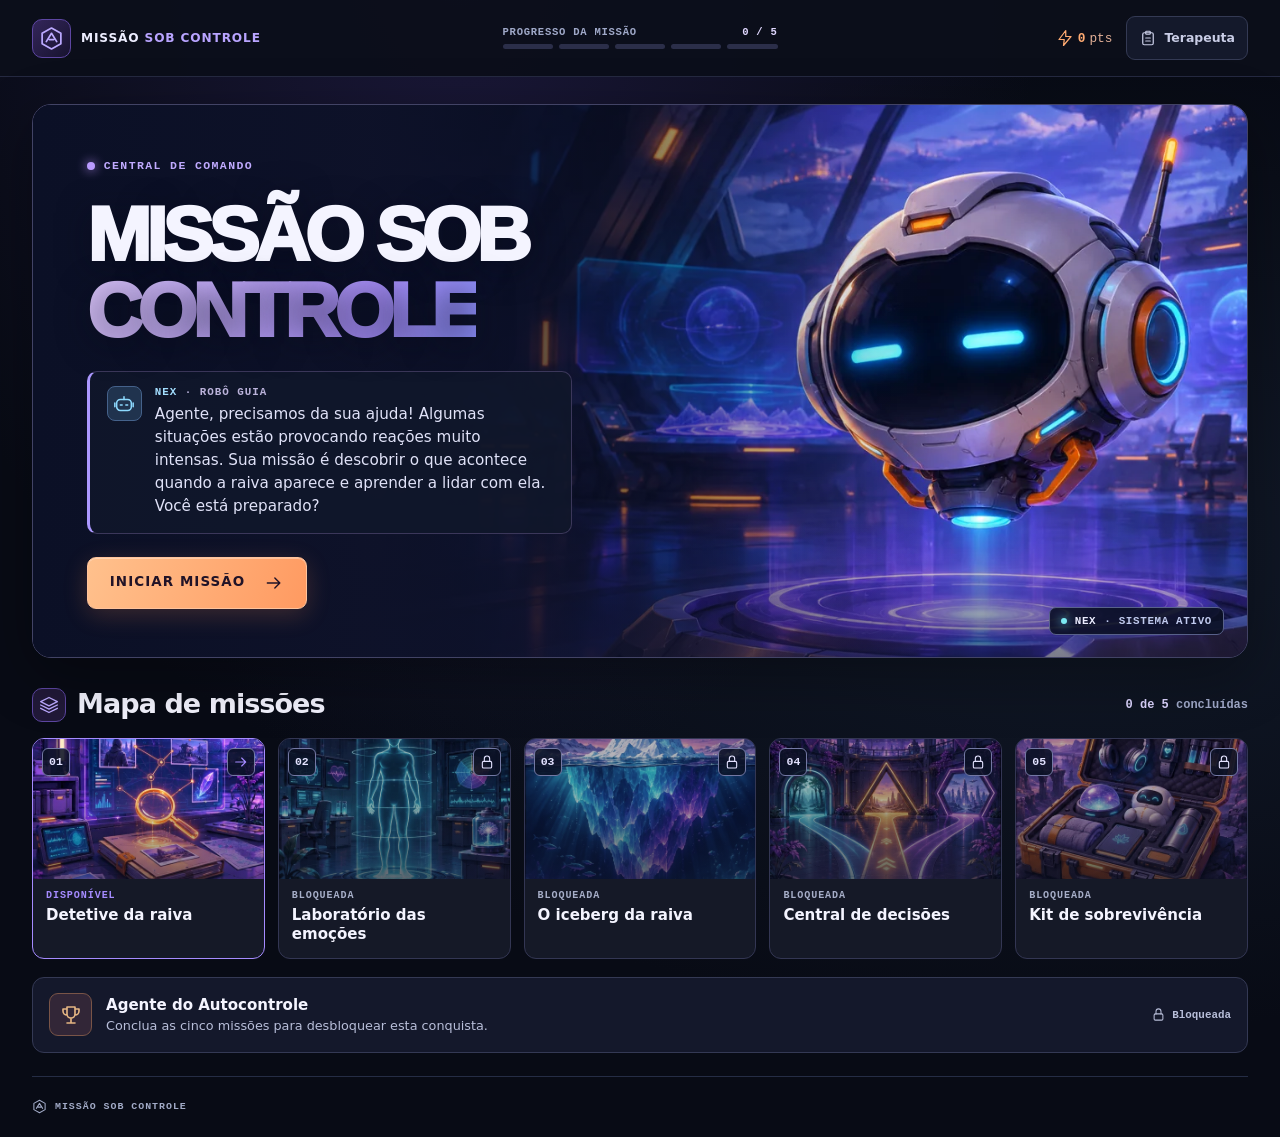
<file: index.html>
<!doctype html>
<html lang="pt-BR">
<head>
  <meta charset="utf-8">
  <meta name="viewport" content="width=device-width, initial-scale=1, viewport-fit=cover">
  <meta name="color-scheme" content="dark">
  <meta name="description" content="Uma aventura interativa para explorar a raiva e escolher como responder.">
  <title>Missão Sob Controle</title>
  <link rel="stylesheet" href="estilo.css">
  <script defer src="conteudo.js"></script>
  <script defer src="jogo.js"></script>
</head>
<body>
  <a class="skip" href="#conteudo">Ir para o jogo</a>
  <noscript><p class="shell no-script">Este jogo usa JavaScript. Abra o arquivo em um navegador ou visualizador de HTML com JavaScript ativado.</p></noscript>
  <header id="cabecalho" class="topbar"></header>
  <main id="conteudo" class="shell" tabindex="-1"></main>
  <footer class="shell footer" id="rodape"></footer>
  <dialog id="painel" aria-labelledby="painel-titulo"></dialog>
  <dialog id="reiniciar" aria-labelledby="reiniciar-titulo"></dialog>
  <div id="aviso" class="toast" role="status" aria-live="polite"></div>
</body>
</html>
</file>
<file: estilo.css>
:root {
  color-scheme: dark;
  --bg: #080b15;
  --ink: #f4f4ff;
  --muted: #b8bed9;
  --muted-2: #a0a9c9;
  --panel: #111627;
  --border: #29314b;
  --blue: #7bbcff;
  --orange: #ffab72;
  --purple: #b69cff;
  --accent: #ac98ff;
  --display: "Arial Black", "Avenir Next", "Segoe UI", sans-serif;
  --body: "Avenir Next", "Segoe UI", system-ui, sans-serif;
  --mono: ui-monospace, "SFMono-Regular", Menlo, Consolas, monospace;
}

*, *::before, *::after { box-sizing: border-box; }
html { min-height: 100%; }
body {
  min-width: 320px;
  margin: 0;
  min-height: 100vh;
  background:
    radial-gradient(ellipse at 36% -5%, #1b183a 0, transparent 50%),
    radial-gradient(ellipse at 85% 48%, #111928 0, transparent 58%),
    var(--bg);
  color: var(--ink);
  font: 500 16px/1.5 var(--body);
  -webkit-text-size-adjust: 100%;
}
button, textarea, select { font: inherit; }
button { color: inherit; cursor: pointer; touch-action: manipulation; }
button:disabled { cursor: default; }
button, a, textarea, select, summary { -webkit-tap-highlight-color: transparent; }
button:focus-visible, a:focus-visible, textarea:focus-visible, select:focus-visible, summary:focus-visible {
  outline: 2px solid #8ce2ff;
  outline-offset: 3px;
}
main:focus, h1:focus { outline: 0; }
img { display: block; width: 100%; height: 100%; object-fit: cover; user-select: none; }
svg { flex: none; vertical-align: middle; }
p, h1, h2, h3, dl, dd { margin: 0; }
h2, h3 { font-weight: 800; line-height: 1.22; }
h2 { font-size: clamp(1.25rem, 2.2vw, 1.69rem); letter-spacing: -.035em; }
h3 { font-size: 1.03rem; }
.shell { width: min(100% - 64px, 1280px); margin-inline: auto; }
.skip { position: fixed; top: 12px; left: 16px; padding: 10px 13px; z-index: 20; background: white; color: black; border-radius: 8px; transform: translateY(-150%); }
.skip:focus { transform: translateY(0); }
.no-script { padding: 20px 0; }

.topbar {
  background: #0b0e1aeF;
  border-bottom: 1px solid #252941;
}
.top-inner { min-height: 76px; display: grid; grid-template-columns: 1fr minmax(170px, 275px) 1fr; align-items: center; gap: 24px; }
.brand {
  justify-self: start;
  display: inline-flex;
  gap: 10px;
  align-items: center;
  text-align: left;
  background: transparent;
  border: 0;
  padding: 0;
  color: #ededff;
  font-weight: 800;
  font-size: .76rem;
  letter-spacing: .07em;
}
.brand strong { color: #b9a4ff; font-weight: 800; }
.brand-symbol, .map-symbol {
  display: grid;
  place-items: center;
  width: 39px;
  height: 39px;
  border-radius: 10px;
  border: 1px solid #5d46a2;
  background: linear-gradient(135deg, #34265b, #17132f);
  color: #bcaaff;
}
.progress-top, .progress-segments { display: flex; justify-content: space-between; gap: 6px; }
.progress-top {
  align-items: center;
  margin-bottom: 6px;
  color: var(--muted-2);
  font: 700 .66rem/1.1 var(--mono);
  letter-spacing: .07em;
}
.progress-top strong { color: #e1d8ff; }
.progress-segments span { flex: 1; height: 5px; border-radius: 8px; background: #2b2e49; }
.progress-segments .filled { background: #b69cff; box-shadow: 0 0 9px #8056cb88; }
.progress-segments .current { background: #725bb7; }
.top-actions { justify-self: end; display: flex; align-items: center; gap: 14px; }
.top-points {
  white-space: nowrap;
  display: flex;
  align-items: center;
  gap: 4px;
  color: var(--orange);
  font: 700 .8rem var(--mono);
}
.top-points span { color: #e4b198; font-weight: 500; }
.therapist-button, .icon-button {
  display: inline-flex;
  align-items: center;
  justify-content: center;
  gap: 7px;
  min-height: 44px;
  padding: 0 12px;
  color: #c9cde6;
  background: #14192b;
  border: 1px solid #343a54;
  border-radius: 9px;
  font-size: .78rem;
  font-weight: 700;
}
.therapist-button:hover, .icon-button:hover { background: #252b45; color: #fff; }

main { min-height: 70vh; padding: 27px 0 18px; }
.home-hero {
  isolation: isolate;
  overflow: hidden;
  position: relative;
  display: flex;
  align-items: center;
  min-height: 502px;
  border: 1px solid #424365;
  border-radius: 19px;
  background: #0b1027;
  box-shadow: 0 17px 60px #0005, inset 0 0 0 1px #ffffff05;
}
.hero-image, .hero-shade, .banner-image, .banner-gradient { position: absolute; inset: 0; z-index: -1; }
.hero-image { object-position: center 48%; }
.hero-shade { background: linear-gradient(90deg, #0b1026 0%, #0e1229f0 28%, #0b102685 48%, transparent 74%), linear-gradient(0deg, #10132c8c, transparent 25%); }
.hero-copy { width: min(680px, 65%); padding: 48px clamp(30px, 4.2vw, 65px); }
.kicker {
  display: inline-flex;
  align-items: center;
  gap: 9px;
  color: var(--accent);
  font: 700 .72rem/1.4 var(--mono);
  letter-spacing: .12em;
  text-transform: uppercase;
}
.home-hero .kicker { color: #c0aaff; }
.status-dot {
  width: 8px;
  height: 8px;
  flex: none;
  border-radius: 50%;
  background: #ba9bff;
  box-shadow: 0 0 11px #bb91ff;
}
.home-hero h1 {
  font: 950 clamp(3rem, 6vw, 5.1rem)/.99 var(--display);
  margin: 19px 0 23px;
  letter-spacing: -.067em;
  text-wrap: nowrap;
  text-shadow: 0 7px 32px #08091988;
}
.home-hero h1 em {
  font-style: normal;
  color: #c2abff;
  background: linear-gradient(115deg, #e0caff, #ac92ff 70%, #8d91ff);
  -webkit-background-clip: text;
  background-clip: text;
  -webkit-text-fill-color: transparent;
}
.speech {
  display: flex;
  align-items: flex-start;
  gap: 13px;
  padding: 14px 17px;
  border: 1px solid #3b375a;
  border-left: 3px solid var(--accent);
  border-radius: 10px;
  background: #14182dee;
  color: #e0e2f8;
  min-width: 0;
}
main > .speech { margin: 17px 0 21px; }
.home-hero .speech { max-width: 485px; background: #10162ae8; }
.speech p { margin-top: 4px; font-size: .95rem; line-height: 1.52; }
.bot-avatar { display: grid; place-items: center; width: 35px; height: 35px; flex: none; color: #8ddaff; background: #20334e; border: 1px solid #45628b; border-radius: 8px; }
.voice { display: block; color: #a3deff; font: 800 .68rem/1.2 var(--mono); letter-spacing: .09em; }
.voice span { color: #bbb3db; font-weight: 600; }
.hero-buttons { display: flex; margin-top: 23px; }
.robot-tag {
  position: absolute;
  bottom: 22px;
  right: 23px;
  display: flex;
  align-items: center;
  gap: 8px;
  padding: 7px 11px;
  background: #0a0f22df;
  border: 1px solid #58618a;
  border-radius: 7px;
  color: #ecedff;
  font: 700 .68rem var(--mono);
  letter-spacing: .06em;
}
.robot-tag span:last-child { color: #c0caee; }
.robot-tag .status-dot { width: 6px; height: 6px; background: #7ce9f3; box-shadow: 0 0 10px #6fe6ff; }

.button {
  min-height: 46px;
  max-width: 100%;
  display: inline-flex;
  justify-content: center;
  align-items: center;
  gap: 10px;
  border: 1px solid var(--border);
  border-radius: 9px;
  padding: 10px 16px;
  text-align: center;
  color: var(--ink);
  background: #191f34;
  font-weight: 750;
  font-size: .9rem;
  transition: background-color 160ms ease, border-color 160ms ease, transform 160ms ease, box-shadow 160ms ease;
}
.button:hover:not(:disabled) { border-color: var(--accent); background: #2b2a46; }
.button:active:not(:disabled), .option:active:not(:disabled), .mission-card:active:not(:disabled), .case-tile:active { transform: translateY(2px); }
.button.primary {
  background: linear-gradient(110deg, #ffc18d, #ff9a61);
  border-color: #ffc39b;
  color: #211327;
  box-shadow: 0 6px 25px #ff8b5133, inset 0 1px 0 #fff5;
}
.button.primary:hover:not(:disabled) { background: #ffca9d; border-color: #ffddbb; box-shadow: 0 6px 28px #ff8b5155; }
.hero-buttons .button { padding-inline: 22px; min-height: 52px; text-transform: uppercase; font-size: .84rem; letter-spacing: .08em; }
.hero-buttons .button svg { margin-left: 9px; }
.button:disabled { opacity: .52; box-shadow: none; }
.button.active { background: #3c3269; border-color: #a08fea; }
.button.quiet { min-height: 44px; background: transparent; color: var(--muted); border-color: transparent; padding: 7px 0; }
.button.quiet:hover:not(:disabled) { color: #fff; background: transparent; border-color: transparent; }
.button.quiet svg { width: 17px; }

.section-heading { display: flex; align-items: center; justify-content: space-between; gap: 12px; margin-bottom: 16px; }
.mission-map { margin-top: 30px; }
.map-title { display: flex; gap: 11px; align-items: center; }
.map-symbol { width: 34px; height: 34px; background: #211938; }
.map-count { font: 600 .75rem var(--mono); color: var(--muted-2); text-align: right; }
.map-count strong { color: #ddd5ff; }
.mission-grid { display: grid; grid-template-columns: repeat(5, minmax(0, 1fr)); gap: 13px; }
.mission-card {
  position: relative;
  overflow: hidden;
  display: flex;
  flex-direction: column;
  padding: 0;
  border-radius: 12px;
  text-align: left;
  background: #151927;
  border: 1px solid var(--accent);
  transition: transform .2s, background .2s, border-color .2s;
}
.mission-card:not(:disabled):hover { transform: translateY(-3px); background: #211f36; }
.mission-card.locked { border-color: #333653; }
.card-image { position: relative; width: 100%; height: clamp(95px, 11vw, 152px); background: #1d2140; overflow: hidden; }
.card-image::after { content: ""; position: absolute; inset: 0; background: linear-gradient(0deg, #0c122580, transparent 62%); pointer-events: none; }
.card-image img { object-position: center 45%; transition: transform .4s; }
.mission-card:not(:disabled):hover img { transform: scale(1.06); }
.mission-card.locked img { filter: saturate(.67) brightness(.74); }
.card-number, .card-status {
  position: absolute;
  top: 9px;
  z-index: 1;
  min-width: 28px;
  min-height: 28px;
  display: grid;
  place-items: center;
  border-radius: 6px;
  border: 1px solid #7378a3;
  background: #0b1125dc;
  color: #e3e2ff;
}
.card-number { left: 9px; font: 700 .72rem var(--mono); }
.card-status { right: 9px; }
.mission-card:not(:disabled) .card-status { color: var(--accent); }
.mission-card.complete .card-status { color: #83e8c7; }
.mission-info { display: flex; flex-direction: column; gap: 5px; padding: 11px 13px 14px; }
.card-category { font: 700 .63rem var(--mono); letter-spacing: .09em; color: var(--accent); }
.locked .card-category { color: #a6aec8; }
.complete .card-category { color: #83e8c7; }
.mission-info strong { font-size: .94rem; line-height: 1.24; }

.achievement-strip {
  min-height: 76px;
  margin-top: 18px;
  display: flex;
  align-items: center;
  gap: 14px;
  padding: 13px 16px;
  background: #14182b;
  border: 1px solid #343954;
  border-radius: 12px;
}
.achievement-strip > div:nth-child(2) { flex: 1; }
.achievement-strip strong { display: block; font-size: .94rem; }
.achievement-strip div > span { display: block; color: var(--muted); font-size: .8rem; }
.award-icon { display: grid; place-items: center; flex: none; width: 43px; height: 43px; border-radius: 9px; color: #e5b583; background: #322637; border: 1px solid #795447; }
.award-state { color: var(--muted); font: 700 .68rem var(--mono); white-space: nowrap; display: flex; gap: 6px; align-items: center; }
.achievement-strip.unlocked { background: linear-gradient(112deg, #332440, #171c33 68%); border-color: #a77850; }
.unlocked .award-state { color: #ffcc95; }
.footer { display: flex; justify-content: space-between; align-items: center; min-height: 61px; margin-top: 5px; border-top: 1px solid #252d45; color: #a2abc7; }
.footer > span { display: flex; gap: 8px; align-items: center; font: 700 .62rem var(--mono); letter-spacing: .1em; }
.footer .button { font-size: .77rem; }

.breadcrumb { display: flex; align-items: center; justify-content: space-between; gap: 12px; color: var(--muted); }
.breadcrumb > span { font: 700 .72rem var(--mono); letter-spacing: .09em; white-space: nowrap; }
.phase-banner {
  position: relative;
  isolation: isolate;
  overflow: hidden;
  display: flex;
  align-items: center;
  min-height: 202px;
  border-radius: 15px;
  border: 1px solid #45446b;
  background: #13182c;
}
.banner-image { left: auto; width: 67%; object-position: center 46%; }
.banner-gradient { background: linear-gradient(90deg, #111528 14%, #13162eed 38%, #151a3694 62%, transparent), linear-gradient(0deg, #0b0f2880, transparent 74%); }
.banner-content { display: flex; align-items: center; gap: 17px; padding: 25px clamp(20px, 4vw, 51px); }
.banner-icon, .feature-icon {
  width: 52px;
  height: 52px;
  flex: none;
  border-radius: 12px;
  border: 1px solid var(--accent);
  background: #1c203a;
  color: var(--accent);
  display: grid;
  place-items: center;
}
.phase-banner h1 { font-weight: 900; font-size: clamp(1.84rem, 4.7vw, 4rem); line-height: 1.02; letter-spacing: -.06em; margin-top: 6px; }
.phase-nav { display: flex; gap: 12px; justify-content: space-between; margin: 24px 0 3px; padding-top: 17px; border-top: 1px solid #30354c; }
.panel {
  padding: clamp(16px, 2.8vw, 31px);
  border: 1px solid var(--border);
  border-radius: 14px;
  background: linear-gradient(153deg, #171b30, #111627);
}
.panel + .panel { margin-top: 14px; }
.pill {
  display: inline-flex;
  flex: none;
  align-items: center;
  align-self: flex-start;
  min-height: 27px;
  padding: 3px 8px;
  color: var(--accent);
  background: #242342;
  border: 1px solid #514674;
  border-radius: 7px;
  font: 700 .69rem var(--mono);
  white-space: nowrap;
}
.controls { display: flex; align-items: center; flex-wrap: wrap; gap: 11px; }
.panel .controls, .case-grid + .controls { margin-top: 19px; }
.controls.end { justify-content: flex-end; }
.controls.between { justify-content: space-between; }
.controls:empty { display: none; }
.help { color: var(--muted); font-size: .84rem; line-height: 1.45; }
.case-head { display: flex; align-items: center; gap: 14px; margin-bottom: 15px; }
.case-head .kicker { margin-bottom: 3px; }
.case-grid { display: grid; grid-template-columns: repeat(3, minmax(0, 1fr)); gap: 11px; }
.case-tile {
  min-height: 100px;
  display: flex;
  align-items: center;
  gap: 12px;
  padding: 13px;
  border: 1px solid #38385a;
  border-radius: 10px;
  text-align: left;
  background: linear-gradient(120deg, #22203b, #141929);
  transition: background .18s, border-color .18s, transform .18s;
}
.case-tile:hover { border-color: var(--accent); background: #272745; }
.case-emblem { display: grid; place-items: center; flex: none; width: 44px; height: 44px; color: var(--accent); background: #382959; border: 1px solid #5d487b; border-radius: 9px; }
.case-copy { flex: 1; min-width: 0; }
.case-copy small { display: block; margin-bottom: 4px; color: #c1afff; font: 700 .67rem var(--mono); letter-spacing: .09em; }
.case-copy strong { display: block; font-size: .9rem; line-height: 1.26; }
.case-state { color: #b39cfa; }
.case-tile.solved { border-color: #497466; }
.case-tile.solved .case-state { color: #83e8c7; }

.scenario { padding: 12px 15px; border-left: 3px solid var(--accent); border-radius: 6px; background: #252640; font-size: 1.02rem; font-weight: 650; }
fieldset { margin: 18px 0 0; border: 0; padding: 0; min-width: 0; }
legend { display: block; width: 100%; margin: 0 0 8px; color: #eff0ff; padding: 0; font-weight: 750; line-height: 1.35; }
.options { display: grid; gap: 8px; }
.grid-two { grid-template-columns: repeat(2, minmax(0, 1fr)); }
.grid-three, .intensity-options { grid-template-columns: repeat(3, minmax(0, 1fr)); }
.option {
  position: relative;
  display: flex;
  align-items: center;
  text-align: left;
  gap: 9px;
  min-height: 49px;
  padding: 9px 11px;
  background: #1c2136;
  border: 1px solid #3c4566;
  border-radius: 8px;
  color: #eef0ff;
  font-size: .9rem;
  line-height: 1.3;
  transition: transform .16s, border-color .16s, background .16s;
}
.option:hover:not(:disabled) { border-color: var(--accent); }
.option.selected { background: #302751; border-color: var(--accent); }
.option > svg, .option-mark { color: var(--accent); }
.option-text { flex: 1; }
.option-mark { display: grid; place-items: center; width: 17px; height: 17px; flex: none; border: 1px solid #6a7397; border-radius: 5px; }
.selected .option-mark { border-color: var(--accent); }
.option small { display: block; color: var(--muted); }
.emoji { font-size: 1.42rem; line-height: 1; }
.field { display: grid; gap: 7px; margin-top: 16px; font-size: .91rem; font-weight: 750; }
.field textarea, .field select {
  width: 100%;
  min-height: 46px;
  padding: 10px 12px;
  border: 1px solid #49516f;
  border-radius: 8px;
  background: #0d1222;
  color: #f2f2ff;
  font-size: 1rem;
  line-height: 1.5;
}
.field textarea { resize: vertical; }
.field textarea::placeholder { color: #a2acc7; }
.debrief { text-align: center; margin-top: 16px; }
.debrief .feature-icon { margin: 0 auto 11px; }
.debrief .speech { margin: 17px auto 0; max-width: 670px; text-align: left; }
.debrief .controls { justify-content: center; }
.scanner-grid { display: grid; grid-template-columns: minmax(0, .8fr) minmax(0, 1.3fr); gap: 19px; align-items: start; }
.scanner-grid fieldset:first-child { margin-top: 0; }
.scanner-art {
  position: relative;
  aspect-ratio: 1;
  overflow: hidden;
  border: 1px solid #31577e;
  border-radius: 11px;
  background: #11213e;
}
.scan-line { pointer-events: none; position: absolute; inset: 0 5% auto; height: 2px; background: #99efff; box-shadow: 0 0 16px 3px #13aaff; animation: scan 4s ease-in-out alternate infinite; }
@keyframes scan { from { top: 10%; opacity: .7; } to { top: 88%; opacity: .3; } }
.scan-dot { position: absolute; top: var(--y); left: var(--x); width: 11px; aspect-ratio: 1; border: 1px solid #a0e6ff; border-radius: 100%; background: #1b2562; opacity: .55; transform: translate(-50%, -50%); transition: background .2s, scale .2s; }
.scan-dot.lit { opacity: 1; scale: 1.32; background: #b4f4ff; box-shadow: 0 0 12px 3px #36bdfb; }
.spacer { margin-top: 9px; }

.step-selector { display: flex; gap: 8px; flex-wrap: wrap; margin-bottom: 15px; }
.step-selector button {
  display: inline-flex;
  align-items: center;
  gap: 7px;
  min-height: 44px;
  padding: 7px 11px;
  background: #151a30;
  border: 1px solid #3f4464;
  border-radius: 9px;
  color: #c9cee9;
  font-size: .85rem;
  font-weight: 750;
}
.step-selector button[aria-pressed="true"] { border-color: var(--accent); color: #fff; background: #30284d; }
.step-selector button:hover { border-color: var(--accent); }
.meter { display: grid; grid-template-columns: repeat(10, minmax(0, 1fr)); align-items: end; gap: 6px; margin-top: 22px; }
.meter button {
  min-height: 50px;
  padding: 4px 0;
  border: 1px solid #59637d;
  border-bottom: 4px solid var(--level-color);
  border-radius: 7px;
  background: #1c2339;
  color: #eaf0ff;
  font: 800 clamp(.8rem, 2vw, 1.05rem) var(--mono);
  transition: background .18s, color .18s, border .18s;
}
.meter button.up, .meter button:hover { background: var(--level-color); border-color: var(--level-color); color: #12162a; }
.meter button[aria-pressed="true"] { outline: 2px solid #f2f5ff; outline-offset: 2px; }
.meter-reading { min-height: 45px; padding-top: 11px; color: var(--muted); font-size: .89rem; }
.meter-reading strong { margin-right: 5px; }
.levels-legend { display: grid; grid-template-columns: repeat(4, minmax(0, 1fr)); gap: 8px; margin-top: 10px; }
.levels-legend div { border: 1px solid #323b57; border-top: 3px solid var(--level-color); background: #111728; border-radius: 8px; padding: 9px; }
.levels-legend strong { color: var(--level-color); font-size: .82rem; }
.levels-legend p { color: #c3cce6; font-size: .8rem; line-height: 1.34; margin-top: 3px; }

.ice-grid { display: grid; grid-template-columns: 1.2fr 1fr; gap: 15px; margin-bottom: 15px; }
.ice-art { isolation: isolate; position: relative; overflow: hidden; min-height: 318px; border-radius: 14px; border: 1px solid #3d5b90; background: #17234e; }
.ice-art img { position: absolute; inset: 0; z-index: -2; object-position: center 18%; transition: transform 650ms ease, object-position 650ms ease; }
.ice-art.diving img { object-position: center 74%; transform: scale(1.08); }
.ice-art::after { content: ""; position: absolute; inset: 0; pointer-events: none; z-index: -1; background: linear-gradient(0deg, #0b1028e0, transparent 45%); }
.ice-control { position: absolute; inset: auto 12px 12px; display: flex; gap: 8px; flex-wrap: wrap; }
.ice-description { display: flex; flex-direction: column; justify-content: center; gap: 12px; }
.tag-list { display: flex; flex-wrap: wrap; gap: 7px; }
.tag-list span { display: inline-flex; gap: 6px; align-items: center; border: 1px solid #465273; border-radius: 7px; padding: 5px 9px; background: #202841; color: #e8eeff; font-size: .82rem; }
.reflection { margin-top: 12px; padding: 0 10px 0 12px; border: 1px solid #404761; border-radius: 8px; background: #171c31; color: var(--muted); font-size: .9rem; }
.reflection summary { cursor: pointer; padding: 10px 0; min-height: 44px; color: #e3ddff; font-weight: 700; }
.reflection ul { margin: 0 0 12px; padding-left: 20px; }
.reflection p { margin-bottom: 10px; }

.decision-panel .reflection { margin-bottom: 12px; }
.letter { height: 29px; width: 29px; display: grid; place-items: center; flex: none; border-radius: 6px; border: 1px solid #705e9c; background: #292045; color: #d6c7ff; font: 800 .9rem var(--mono); }
.consequence { margin-top: 15px; padding: 13px 15px; background: #251f3e; border: 1px solid #5b4a82; border-radius: 9px; }
.consequence p { margin-top: 4px; color: #f2edff; }
.alternative { padding: 0 12px 12px; border: 1px dashed #8e74ac; border-radius: 9px; background: #17182f; }
.tool-grid { display: grid; grid-template-columns: repeat(3, minmax(0, 1fr)); gap: 10px; }
.tool-card {
  display: flex;
  gap: 12px;
  align-items: center;
  text-align: left;
  background: linear-gradient(125deg, #202239, #171c30);
  border-radius: 11px;
  border: 1px solid #424963;
  min-height: 102px;
  padding: 13px;
}
button.tool-card:hover, .tool-card.selected, .tool-card.picked { border-color: var(--tool-color); }
.tool-card.selected { background: #292943; }
.tool-symbol { display: grid; place-items: center; width: 44px; height: 44px; flex: none; background: #232b45; border: 1px solid var(--tool-color); border-radius: 10px; color: var(--tool-color); }
.tool-label { flex: 1; }
.tool-label strong { display: block; line-height: 1.22; }
.tool-label small { display: block; margin-top: 4px; color: #ccd1e7; font-size: .81rem; line-height: 1.32; }
.tool-mark { color: var(--tool-color); flex: none; }
.kit-slots { display: grid; grid-template-columns: repeat(3, minmax(0, 1fr)); gap: 8px; margin-bottom: 15px; }
.kit-slots span { min-height: 46px; display: flex; align-items: center; justify-content: center; gap: 7px; padding: 5px; border-radius: 8px; border: 1px dashed #5b6181; background: #151a2d; font-size: .82rem; color: #b2bada; }
.kit-slots span.occupied { border-style: solid; border-color: var(--tool-color); color: var(--tool-color); }
.final-hero { min-height: 452px; --accent: #ffb37d; }
.final-hero .hero-image { left: auto; width: 65%; object-position: center 49%; }
.final-hero h1 em { background-image: linear-gradient(110deg, #ffe8b9, #ffaf70 80%); }
.final-kit { margin-top: 15px; }
.final-answers { margin-top: 15px; padding-top: 12px; border-top: 1px solid #414460; }
.final-answers div + div { margin-top: 10px; }
.final-answers dt { font-weight: 750; }
.final-answers dd { color: #ccd1eb; white-space: pre-wrap; overflow-wrap: anywhere; }

dialog {
  width: min(100% - 30px, 690px);
  max-height: min(88vh, 780px);
  max-height: min(88dvh, 780px);
  padding: 0;
  border: 1px solid #545778;
  border-radius: 15px;
  background: #13182b;
  color: var(--ink);
  box-shadow: 0 30px 120px #000d;
}
dialog[open] { animation: dialog-in .22s ease; }
dialog::backdrop { background: #050812cf; backdrop-filter: blur(5px); }
.dialog-heading { display: flex; align-items: center; justify-content: space-between; gap: 12px; padding: 16px 19px; border-bottom: 1px solid var(--border); background: #1c1d37; }
.dialog-heading h2 { margin-top: 3px; }
.dialog-body { padding: 16px 19px; }
.dialog-body > .field:first-child { margin-top: 0; }
.dialog-body .help { margin-top: 6px; }
.dialog-actions { display: flex; align-items: center; justify-content: flex-end; flex-wrap: wrap; gap: 8px; padding: 13px 19px; border-top: 1px solid var(--border); }
.therapist-questions { margin-top: 16px; }
.therapist-questions .section-heading { margin-bottom: 8px; }
.therapist-questions ul { display: grid; gap: 6px; margin: 0; padding-left: 20px; color: #d6dbf3; }
.schedule { list-style: none; padding-left: 0 !important; }
.schedule li { display: flex; justify-content: space-between; gap: 6px; padding: 3px 0; }
.schedule strong { white-space: nowrap; color: #ded3ff; }
.toast {
  position: fixed;
  z-index: 8;
  right: max(16px, env(safe-area-inset-right));
  bottom: max(16px, env(safe-area-inset-bottom));
  display: flex;
  align-items: center;
  gap: 9px;
  max-width: min(390px, calc(100vw - 32px));
  min-height: 48px;
  padding: 10px 13px;
  border-radius: 9px;
  border: 1px solid #8c72c4;
  background: #25213a;
  color: #e7ddff;
  font-size: .88rem;
  opacity: 0;
  transform: translateY(10px);
  pointer-events: none;
  transition: opacity .18s ease, transform .18s ease;
}
.toast.visible { opacity: 1; transform: translateY(0); }
main.enter { animation: phase-in .3s ease both; }
@keyframes phase-in { from { opacity: .3; transform: translateY(6px); } to { opacity: 1; transform: translateY(0); } }
@keyframes dialog-in { from { opacity: .3; transform: translateY(8px); } to { opacity: 1; transform: translateY(0); } }

@media (max-width: 1000px) {
  .shell { width: calc(100% - 40px); }
  .home-hero { min-height: 440px; }
  .home-hero h1 { font-size: clamp(3rem, 7.1vw, 4.65rem); }
  .hero-copy { padding: 32px; width: 66%; }
  .mission-grid { gap: 9px; }
  .mission-info { padding: 9px 10px 12px; }
  .case-grid { grid-template-columns: repeat(2, minmax(0, 1fr)); }
  .tool-grid { grid-template-columns: repeat(2, minmax(0, 1fr)); }
}

@media (max-width: 690px) {
  .shell { width: calc(100% - 26px); }
  .top-inner { grid-template-columns: 1fr auto; gap: 4px 12px; padding: 8px 0 10px; }
  .top-progress { grid-column: 1 / -1; grid-row: 2; }
  .top-actions { gap: 10px; }
  .therapist-button { min-width: 44px; padding: 0 8px; }
  .therapist-button span { display: none; }
  .brand { font-size: .67rem; gap: 7px; }
  .brand-symbol { width: 33px; height: 33px; }
  .brand-symbol svg { width: 20px; }
  main { padding-top: 14px; }
  .home-hero { min-height: 0; align-items: flex-start; }
  .hero-image { width: 100%; height: 45%; object-position: right 48%; object-fit: cover; }
  .final-hero .hero-image { width: 100%; object-position: center 42%; }
  .hero-shade { background: linear-gradient(0deg, #0c1125 54%, #0c1125 56%, #0c112540 75%, #0c11250a); }
  .hero-copy { width: 100%; padding: clamp(190px, 56vw, 270px) 17px 21px; }
  .home-hero h1 { margin: 11px 0 15px; font-size: clamp(2.55rem, 10vw, 4.35rem); }
  .hero-buttons { margin-top: 16px; }
  .robot-tag { inset: 12px 12px auto auto; }
  .speech { padding: 11px 10px; gap: 9px; }
  .speech p { font-size: .89rem; }
  .bot-avatar { width: 30px; height: 30px; }
  .bot-avatar svg { width: 18px; }
  .mission-map { margin-top: 22px; }
  .mission-grid { grid-template-columns: repeat(2, minmax(0, 1fr)); }
  .card-image { height: min(31vw, 144px); }
  .achievement-strip { flex-wrap: wrap; gap: 8px; padding: 10px; }
  .achievement-strip > div:nth-child(2) { flex-basis: calc(100% - 58px); }
  .award-state { margin-left: 52px; }
  .phase-banner { min-height: 155px; }
  .banner-content { gap: 10px; }
  .banner-icon { width: 38px; height: 38px; border-radius: 8px; }
  .banner-icon svg { width: 20px; }
  .phase-banner .kicker { font-size: .61rem; }
  .case-grid { gap: 7px; }
  .case-tile { min-height: 86px; gap: 8px; padding: 8px; }
  .case-emblem { width: 33px; height: 33px; }
  .case-emblem svg { width: 19px; }
  .case-copy strong { font-size: .8rem; }
  .case-state { display: none; }
  .case-tile.solved .case-state { display: block; }
  .grid-three { grid-template-columns: repeat(2, minmax(0, 1fr)); }
  .scanner-grid, .ice-grid { grid-template-columns: 1fr; }
  .scanner-art { width: min(100%, 360px); margin-inline: auto; }
  .ice-art { min-height: 235px; }
  .meter { gap: 3px; }
  .meter button { min-height: 44px; }
  .levels-legend { grid-template-columns: repeat(2, minmax(0, 1fr)); }
  .tool-card { flex-wrap: wrap; padding: 9px; gap: 7px; align-content: start; }
  .tool-label { flex-basis: calc(100% - 51px); }
  .tool-mark { display: none; }
  .tool-card.selected .tool-mark { display: block; margin-left: auto; }
  .kit-slots { gap: 4px; }
  .kit-slots span { font-size: .73rem; gap: 4px; }
  .kit-slots svg { width: 15px; }
}

@media (max-width: 405px) {
  .case-grid, .tool-grid { grid-template-columns: 1fr; }
  .case-tile { min-height: 64px; }
  .case-state { display: block; }
  .tool-mark { display: block; }
  .tool-label { flex-basis: 0; }
  .intensity-options .option { flex-wrap: wrap; }
  .intensity-options .option-mark { display: none; }
}
@media (prefers-reduced-motion: reduce) {
  *, *::before, *::after { animation-duration: .01ms !important; animation-iteration-count: 1 !important; transition-duration: .01ms !important; }
}
@media print {
  :root { color-scheme: light; }
  body { background: #fff; color: #121621; }
  .topbar, .home-hero, .footer, .mission-map, .controls { display: none; }
  .tool-card, .panel, .achievement-strip { color: #121621; background: #fff; break-inside: avoid; }
  .tool-label small, .achievement-strip div > span, .final-answers dd { color: #35384a; }
}
</file>
